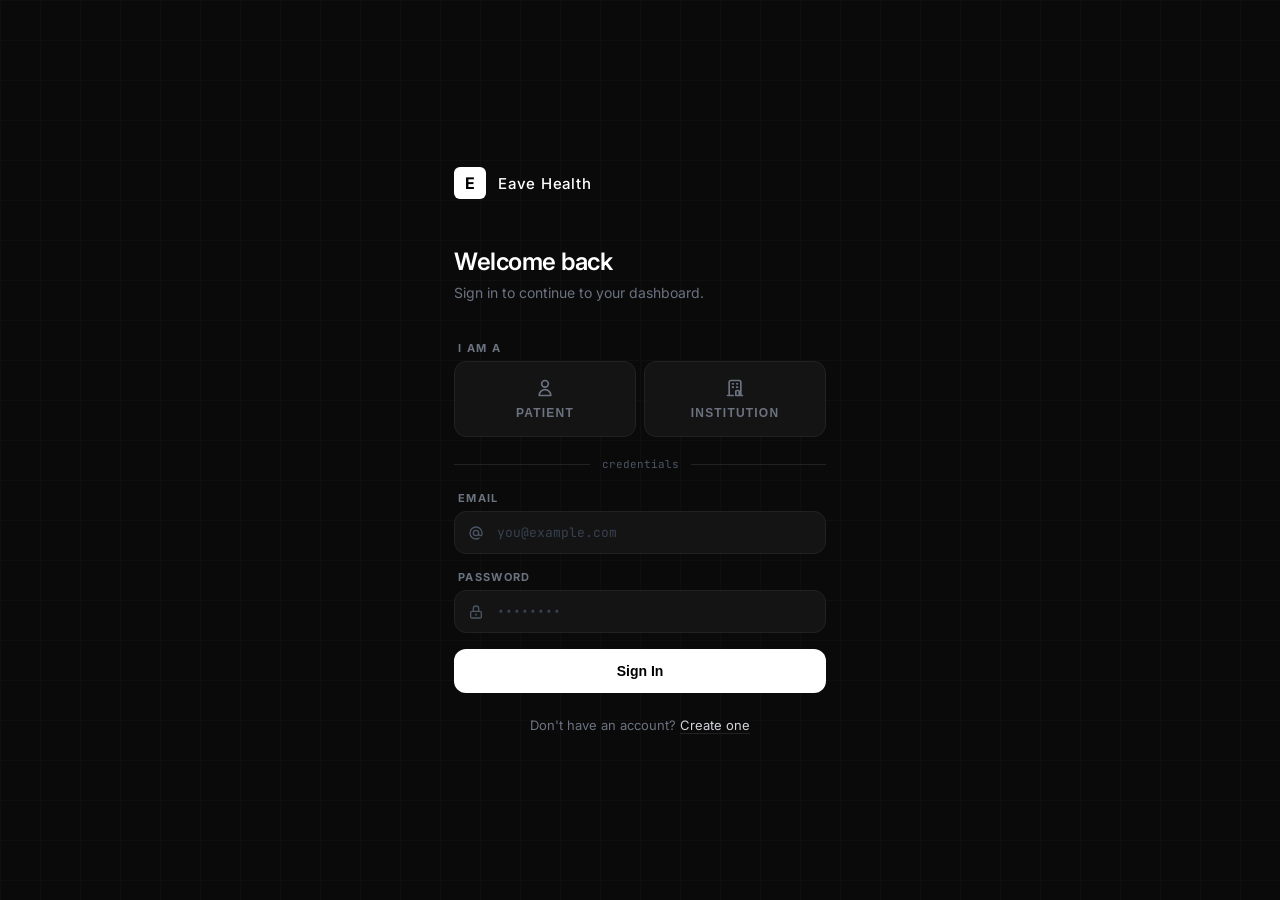
<file: auth/login.html>
<!DOCTYPE html>
<html lang="en">
<head>
  <meta charset="UTF-8" />
  <meta name="viewport" content="width=device-width, initial-scale=1.0" />
  <title>Sign In — Eave Health</title>
  <link rel="stylesheet" href="/shared/theme.css" />
  <style>
    body { overflow: hidden; height: 100vh; display: flex; align-items: center; justify-content: center; }

    .auth-center {
      width: 100%; max-width: 420px;
      padding: 0 24px;
      animation: fadeIn 0.4s cubic-bezier(0.16,1,0.3,1) forwards;
    }

    .auth-brand {
      display: flex; align-items: center; gap: 12px;
      margin-bottom: 48px;
    }
    .auth-brand-icon {
      width: 32px; height: 32px;
      background: white; color: black;
      font-weight: 700; font-size: 16px;
      display: flex; align-items: center; justify-content: center;
      border-radius: 6px;
    }
    .auth-brand span { color: white; font-weight: 500; font-size: 15px; letter-spacing: 0.05em; }

    .auth-heading { margin-bottom: 40px; }
    .auth-heading h1 { font-size: 24px; font-weight: 600; color: white; letter-spacing: -0.02em; margin-bottom: 8px; }
    .auth-heading p { font-size: 14px; color: var(--text-muted); }

    .auth-form { display: flex; flex-direction: column; gap: 16px; }

    .field { display: flex; flex-direction: column; gap: 6px; }
    .field label { font-size: 11px; font-weight: 700; text-transform: uppercase; letter-spacing: 0.12em; color: var(--text-muted); padding-left: 4px; }

    .role-select-group { display: grid; grid-template-columns: 1fr 1fr; gap: 8px; }
    .role-btn {
      display: flex; flex-direction: column; align-items: center; justify-content: center;
      gap: 8px; padding: 16px 12px;
      background: var(--surface-2); border: 1px solid var(--border);
      border-radius: var(--radius-md); cursor: pointer; transition: var(--transition);
      color: var(--text-muted); font-size: 12px; font-weight: 600;
      text-transform: uppercase; letter-spacing: 0.1em;
    }
    .role-btn svg { width: 20px; height: 20px; }
    .role-btn:hover { background: #1a1a1a; border-color: #333; color: #d1d5db; }
    .role-btn.selected { border-color: #555; background: #1e1e1e; color: white; }
    .role-btn.selected svg { color: white; }

    .divider { display: flex; align-items: center; gap: 12px; margin: 4px 0; }
    .divider::before, .divider::after { content: ''; flex: 1; height: 1px; background: var(--border); }
    .divider span { font-size: 11px; color: var(--text-dim); font-family: var(--font-mono); }

    .auth-footer { margin-top: 24px; text-align: center; font-size: 13px; color: var(--text-muted); }
    .auth-footer a { color: var(--text); text-decoration: none; border-bottom: 1px solid var(--border); transition: border-color 0.2s; }
    .auth-footer a:hover { border-color: #555; color: white; }

    .error-msg {
      font-size: 12px; color: #f87171; font-family: var(--font-mono);
      padding: 10px 14px; background: rgba(127,29,29,0.2);
      border: 1px solid rgba(127,29,29,0.4); border-radius: var(--radius-md);
      display: none;
    }
    .error-msg.show { display: block; }

    /* Loading state */
    .btn-primary .btn-text-label { transition: opacity 0.2s; }
    .btn-primary.loading .btn-text-label { opacity: 0; }
    .btn-primary .spinner { display: none; position: absolute; }
    .btn-primary.loading .spinner { display: inline-block; }
    .btn-primary { position: relative; }
  </style>
</head>
<body class="grid-bg">

  <div class="auth-center">

    <div class="auth-brand">
      <div class="auth-brand-icon">E</div>
      <span>Eave Health</span>
    </div>

    <div class="auth-heading">
      <h1>Welcome back</h1>
      <p>Sign in to continue to your dashboard.</p>
    </div>

    <div class="auth-form">

      <!-- Role Selection -->
      <div class="field">
        <label>I am a</label>
        <div class="role-select-group">
          <button class="role-btn" id="role-patient" onclick="selectRole('patient')">
            <svg fill="none" stroke="currentColor" viewBox="0 0 24 24"><path stroke-linecap="round" stroke-linejoin="round" stroke-width="2" d="M16 7a4 4 0 11-8 0 4 4 0 018 0zM12 14a7 7 0 00-7 7h14a7 7 0 00-7-7z"/></svg>
            Patient
          </button>
          <button class="role-btn" id="role-provider" onclick="selectRole('provider')">
            <svg fill="none" stroke="currentColor" viewBox="0 0 24 24"><path stroke-linecap="round" stroke-linejoin="round" stroke-width="2" d="M19 21V5a2 2 0 00-2-2H7a2 2 0 00-2 2v16m14 0h2m-2 0h-5m-9 0H3m2 0h5M9 7h1m-1 4h1m4-4h1m-1 4h1m-2 10v-5a1 1 0 011-1h2a1 1 0 011 1v5m-4 0h4"/></svg>
            Institution
          </button>
        </div>
      </div>

      <div class="divider"><span>credentials</span></div>

      <!-- Email -->
      <div class="field">
        <label>Email</label>
        <div class="input-wrap">
          <svg class="input-icon" fill="none" stroke="currentColor" viewBox="0 0 24 24"><path stroke-linecap="round" stroke-linejoin="round" stroke-width="2" d="M16 12a4 4 0 10-8 0 4 4 0 008 0zm0 0v1.5a2.5 2.5 0 005 0V12a9 9 0 10-9 9m4.5-1.206a8.959 8.959 0 01-4.5 1.207"/></svg>
          <input type="email" id="email-input" class="with-icon" placeholder="you@example.com" autocomplete="email" />
        </div>
      </div>

      <!-- Password -->
      <div class="field">
        <label>Password</label>
        <div class="input-wrap">
          <svg class="input-icon" fill="none" stroke="currentColor" viewBox="0 0 24 24"><path stroke-linecap="round" stroke-linejoin="round" stroke-width="2" d="M12 15v2m-6 4h12a2 2 0 002-2v-6a2 2 0 00-2-2H6a2 2 0 00-2 2v6a2 2 0 002 2zm10-10V7a4 4 0 00-8 0v4h8z"/></svg>
          <input type="password" id="password-input" class="with-icon" placeholder="••••••••" autocomplete="current-password" />
        </div>
      </div>

      <div class="error-msg" id="error-msg">Invalid credentials. Please try again.</div>

      <button class="btn btn-primary btn-full" id="signin-btn" onclick="handleSignIn()">
        <span class="btn-text-label">Sign In</span>
        <span class="spinner"></span>
      </button>

    </div>

    <div class="auth-footer">
      Don't have an account? <a href="/signup">Create one</a>
    </div>

  </div>

  <script src="/shared/api.js"></script>
  <script src="/shared/app.js"></script>
  <script>
    let selectedRole = null;

    function selectRole(role) {
      selectedRole = role;
      document.getElementById('role-patient').classList.toggle('selected', role === 'patient');
      document.getElementById('role-provider').classList.toggle('selected', role === 'provider');
    }

    async function handleSignIn() {
      const email = document.getElementById('email-input').value.trim();
      const password = document.getElementById('password-input').value;
      const errEl = document.getElementById('error-msg');
      const btn = document.getElementById('signin-btn');

      errEl.classList.remove('show');

      if (!selectedRole) {
        errEl.textContent = 'Please select your role to continue.';
        errEl.classList.add('show'); return;
      }
      if (!email || !password) {
        errEl.textContent = 'Email and password are required.';
        errEl.classList.add('show'); return;
      }

      btn.classList.add('loading');
      btn.disabled = true;

      try {
        await EaveAPI.login(email, password, selectedRole);

        if (selectedRole === 'provider') {
          EaveAPI.navigate('/provider');
        } else {
          EaveAPI.navigate('/dashboard');
        }
      } catch (err) {
        btn.classList.remove('loading');
        btn.disabled = false;
        errEl.textContent = err.message || 'Login failed. Please try again.';
        errEl.classList.add('show');
      }
    }

    // Enter key to submit
    document.addEventListener('keydown', e => {
      if (e.key === 'Enter') handleSignIn();
    });
  </script>
</body>
</html>
</file>
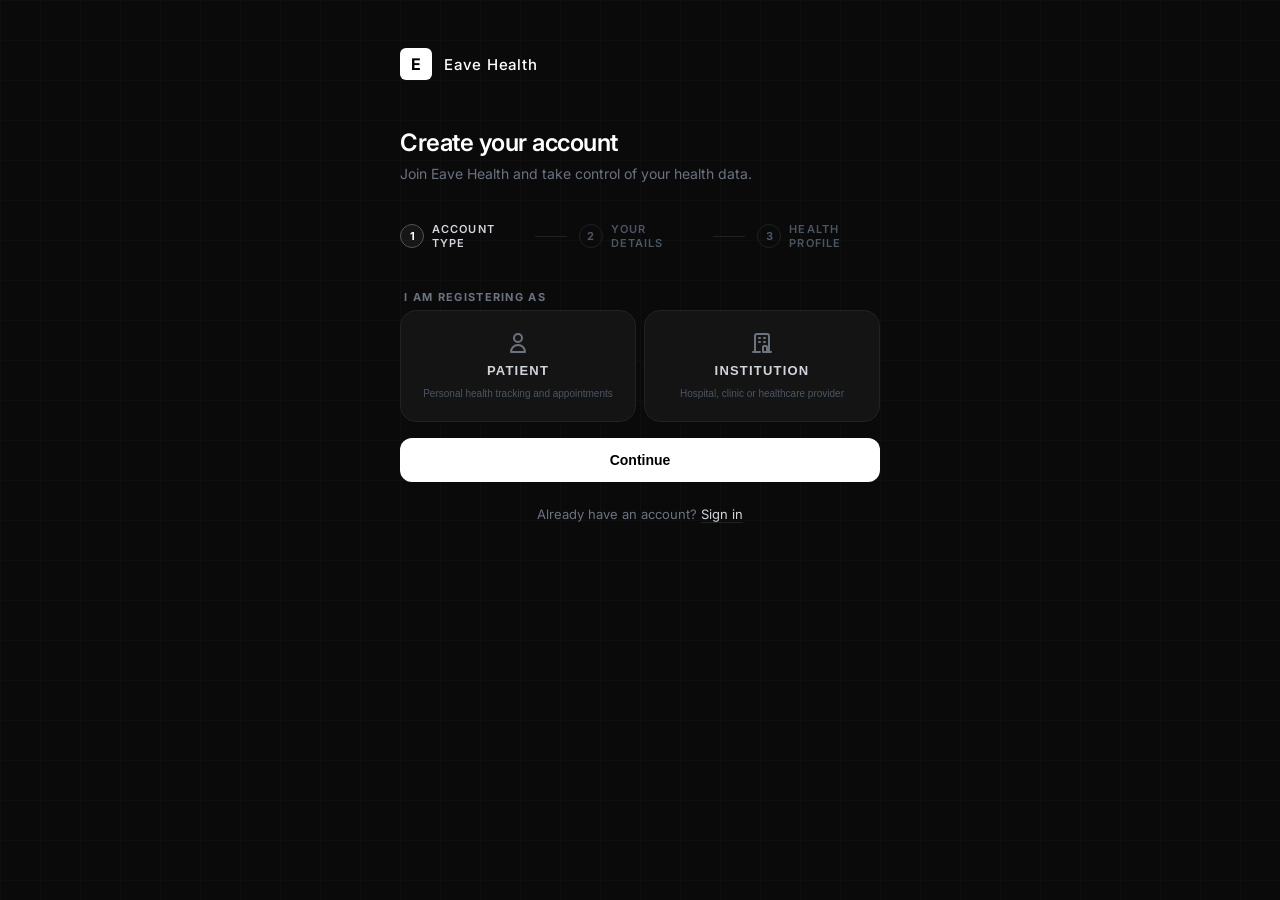
<file: auth/signup.html>
<!DOCTYPE html>
<html lang="en">
<head>
  <meta charset="UTF-8" />
  <meta name="viewport" content="width=device-width, initial-scale=1.0" />
  <title>Create Account — Eave Health</title>
  <link rel="stylesheet" href="/shared/theme.css" />
  <style>
    body { min-height: 100vh; display: flex; align-items: flex-start; justify-content: center; padding: 48px 24px; }

    .auth-center {
      width: 100%; max-width: 480px;
      animation: fadeIn 0.4s cubic-bezier(0.16,1,0.3,1) forwards;
    }

    .auth-brand {
      display: flex; align-items: center; gap: 12px;
      margin-bottom: 48px;
    }
    .auth-brand-icon { width: 32px; height: 32px; background: white; color: black; font-weight: 700; font-size: 16px; display: flex; align-items: center; justify-content: center; border-radius: 6px; }
    .auth-brand span { color: white; font-weight: 500; font-size: 15px; letter-spacing: 0.05em; }

    .auth-heading { margin-bottom: 40px; }
    .auth-heading h1 { font-size: 24px; font-weight: 600; color: white; letter-spacing: -0.02em; margin-bottom: 8px; }
    .auth-heading p { font-size: 14px; color: var(--text-muted); }

    /* Step indicator */
    .steps {
      display: flex; align-items: center; gap: 0;
      margin-bottom: 40px;
    }
    .step-item { display: flex; align-items: center; gap: 8px; flex: 1; }
    .step-num {
      width: 24px; height: 24px; border-radius: 50%;
      border: 1px solid var(--border);
      display: flex; align-items: center; justify-content: center;
      font-size: 11px; font-weight: 700; color: var(--text-dim);
      transition: var(--transition); flex-shrink: 0;
    }
    .step-num.active { border-color: #555; color: white; background: rgba(255,255,255,0.05); }
    .step-num.done { background: white; color: black; border-color: white; }
    .step-label { font-size: 11px; font-weight: 600; color: var(--text-dim); text-transform: uppercase; letter-spacing: 0.1em; transition: color 0.2s; }
    .step-label.active { color: var(--text); }
    .step-connector { flex: 1; height: 1px; background: var(--border); margin: 0 12px; max-width: 32px; }

    /* Form layout */
    .form-step { display: none; flex-direction: column; gap: 16px; }
    .form-step.active { display: flex; }

    .field { display: flex; flex-direction: column; gap: 6px; }
    .field label { font-size: 11px; font-weight: 700; text-transform: uppercase; letter-spacing: 0.12em; color: var(--text-muted); padding-left: 4px; }

    .field-row { display: grid; grid-template-columns: 1fr 1fr; gap: 12px; }

    .role-select-group { display: grid; grid-template-columns: 1fr 1fr; gap: 8px; }
    .role-btn {
      display: flex; flex-direction: column; align-items: center; justify-content: center;
      gap: 8px; padding: 20px 12px;
      background: var(--surface-2); border: 1px solid var(--border);
      border-radius: var(--radius-lg); cursor: pointer; transition: var(--transition);
      color: var(--text-muted); font-size: 12px; font-weight: 600;
      text-transform: uppercase; letter-spacing: 0.1em;
    }
    .role-btn svg { width: 24px; height: 24px; }
    .role-btn .role-title { color: var(--text); font-size: 13px; font-weight: 600; }
    .role-btn .role-desc { font-size: 10px; text-transform: none; letter-spacing: 0; color: var(--text-dim); text-align: center; line-height: 1.5; font-weight: 400; }
    .role-btn:hover { background: #1a1a1a; border-color: #333; }
    .role-btn.selected { border-color: #555; background: #1e1e1e; }
    .role-btn.selected svg { color: white; }
    .role-btn.selected .role-title { color: white; }

    .divider { display: flex; align-items: center; gap: 12px; margin: 4px 0; }
    .divider::before, .divider::after { content: ''; flex: 1; height: 1px; background: var(--border); }
    .divider span { font-size: 11px; color: var(--text-dim); font-family: var(--font-mono); }

    .btn-row { display: flex; gap: 12px; margin-top: 8px; }
    .btn-row .btn { flex: 1; padding: 14px; font-size: 14px; }

    .auth-footer { margin-top: 24px; text-align: center; font-size: 13px; color: var(--text-muted); }
    .auth-footer a { color: var(--text); text-decoration: none; border-bottom: 1px solid var(--border); transition: border-color 0.2s; }
    .auth-footer a:hover { border-color: #555; color: white; }

    .error-msg {
      font-size: 12px; color: #f87171; font-family: var(--font-mono);
      padding: 10px 14px; background: rgba(127,29,29,0.2);
      border: 1px solid rgba(127,29,29,0.4); border-radius: var(--radius-md);
      display: none;
    }
    .error-msg.show { display: block; }

    .hint { font-size: 12px; color: var(--text-dim); padding-left: 4px; }

    select {
      width: 100%;
      background: var(--surface-2); color: var(--text-white);
      border: 1px solid var(--border); border-radius: var(--radius-md);
      font-family: var(--font-mono); font-size: 13px;
      padding: 12px 16px; outline: none; transition: var(--transition);
      cursor: pointer; appearance: none;
    }
    select:focus { border-color: #555; background: #1a1a1a; }
    select option { background: #111; }
  </style>
</head>
<body class="grid-bg">

  <div class="auth-center">

    <div class="auth-brand">
      <div class="auth-brand-icon">E</div>
      <span>Eave Health</span>
    </div>

    <div class="auth-heading">
      <h1>Create your account</h1>
      <p>Join Eave Health and take control of your health data.</p>
    </div>

    <!-- Step Indicator -->
    <div class="steps" id="step-indicator">
      <div class="step-item">
        <div class="step-num active" id="s1">1</div>
        <span class="step-label active" id="sl1">Account type</span>
      </div>
      <div class="step-connector"></div>
      <div class="step-item">
        <div class="step-num" id="s2">2</div>
        <span class="step-label" id="sl2">Your details</span>
      </div>
      <div class="step-connector"></div>
      <div class="step-item">
        <div class="step-num" id="s3">3</div>
        <span class="step-label" id="sl3">Health profile</span>
      </div>
    </div>

    <!-- Step 1: Role -->
    <div class="form-step active" id="step-1">
      <div class="field">
        <label>I am registering as</label>
        <div class="role-select-group">
          <button class="role-btn" id="role-patient" onclick="selectRole('patient')">
            <svg fill="none" stroke="currentColor" viewBox="0 0 24 24"><path stroke-linecap="round" stroke-linejoin="round" stroke-width="2" d="M16 7a4 4 0 11-8 0 4 4 0 018 0zM12 14a7 7 0 00-7 7h14a7 7 0 00-7-7z"/></svg>
            <span class="role-title">Patient</span>
            <span class="role-desc">Personal health tracking and appointments</span>
          </button>
          <button class="role-btn" id="role-institution" onclick="selectRole('institution')">
            <svg fill="none" stroke="currentColor" viewBox="0 0 24 24"><path stroke-linecap="round" stroke-linejoin="round" stroke-width="2" d="M19 21V5a2 2 0 00-2-2H7a2 2 0 00-2 2v16m14 0h2m-2 0h-5m-9 0H3m2 0h5M9 7h1m-1 4h1m4-4h1m-1 4h1m-2 10v-5a1 1 0 011-1h2a1 1 0 011 1v5m-4 0h4"/></svg>
            <span class="role-title">Institution</span>
            <span class="role-desc">Hospital, clinic or healthcare provider</span>
          </button>
        </div>
      </div>
      <div class="error-msg" id="err-1"></div>
      <button class="btn btn-primary btn-full" onclick="goStep(2)">Continue</button>
    </div>

    <!-- Step 2: Basic Details (shared fields, institution-specific shown dynamically) -->
    <div class="form-step" id="step-2">
      <!-- Patient fields -->
      <div id="patient-fields">
        <div class="field-row">
          <div class="field">
            <label>First Name</label>
            <input type="text" id="first-name" placeholder="John" />
          </div>
          <div class="field">
            <label>Last Name</label>
            <input type="text" id="last-name" placeholder="Doe" />
          </div>
        </div>
        <div class="field">
          <label>Date of Birth</label>
          <input type="date" id="dob" />
        </div>
      </div>

      <!-- Institution fields (hidden until institution selected) -->
      <div id="institution-fields" style="display:none; flex-direction:column; gap:16px;">
        <div class="field">
          <label>Institution Name</label>
          <input type="text" id="inst-name" placeholder="Afriglobal Medicare Ltd" />
        </div>
        <div class="field">
          <label>Institution Type</label>
          <select id="inst-type">
            <option value="" disabled selected>Select type</option>
            <option>Hospital</option>
            <option>Clinic</option>
            <option>Diagnostic Centre</option>
            <option>Pharmacy</option>
            <option>Specialist Practice</option>
          </select>
        </div>
        <div class="field">
          <label>Contact Person</label>
          <input type="text" id="inst-contact" placeholder="Dr. Sarah Jenkins" />
        </div>
      </div>

      <div class="divider"><span>login credentials</span></div>

      <div class="field">
        <label>Email</label>
        <div class="input-wrap">
          <svg class="input-icon" fill="none" stroke="currentColor" viewBox="0 0 24 24"><path stroke-linecap="round" stroke-linejoin="round" stroke-width="2" d="M16 12a4 4 0 10-8 0 4 4 0 008 0zm0 0v1.5a2.5 2.5 0 005 0V12a9 9 0 10-9 9m4.5-1.206a8.959 8.959 0 01-4.5 1.207"/></svg>
          <input type="email" id="email" class="with-icon" placeholder="you@example.com" />
        </div>
      </div>
      <div class="field">
        <label>Password</label>
        <div class="input-wrap">
          <svg class="input-icon" fill="none" stroke="currentColor" viewBox="0 0 24 24"><path stroke-linecap="round" stroke-linejoin="round" stroke-width="2" d="M12 15v2m-6 4h12a2 2 0 002-2v-6a2 2 0 00-2-2H6a2 2 0 00-2 2v6a2 2 0 002 2zm10-10V7a4 4 0 00-8 0v4h8z"/></svg>
          <input type="password" id="password" class="with-icon" placeholder="Min. 8 characters" />
        </div>
      </div>

      <div class="error-msg" id="err-2"></div>
      <div class="btn-row">
        <button class="btn btn-ghost" onclick="goStep(1)">Back</button>
        <button class="btn btn-primary" onclick="goStep(3)">Continue</button>
      </div>
    </div>

    <!-- Step 3: Health profile (patients only) / Institution setup -->
    <div class="form-step" id="step-3">

      <!-- Patient health profile -->
      <div id="patient-health" style="display:flex; flex-direction:column; gap:16px;">
        <div class="field-row">
          <div class="field">
            <label>Height</label>
            <div class="input-wrap">
              <input type="number" id="height" placeholder="175" />
            </div>
            <span class="hint">cm</span>
          </div>
          <div class="field">
            <label>Weight</label>
            <div class="input-wrap">
              <input type="number" id="weight" placeholder="70" />
            </div>
            <span class="hint">kg</span>
          </div>
        </div>
        <div class="field">
          <label>Known Allergies</label>
          <input type="text" id="allergies" placeholder="Penicillin, Peanuts... or leave blank" />
        </div>
        <div class="field">
          <label>Medical Conditions</label>
          <input type="text" id="conditions" placeholder="Hypertension, Asthma... or leave blank" />
        </div>
        <div class="field">
          <label>Next of Kin — Name</label>
          <input type="text" id="nok-name" placeholder="Jane Doe" />
        </div>
        <div class="field">
          <label>Next of Kin — Phone</label>
          <input type="tel" id="nok-phone" placeholder="+234 800 000 0000" />
        </div>
      </div>

      <!-- Institution setup (shown instead for institution role) -->
      <div id="institution-setup" style="display:none; flex-direction:column; gap:16px;">
        <div class="field">
          <label>Institution Address</label>
          <textarea id="inst-address" rows="3" placeholder="1 Hospital Road, Victoria Island, Lagos"></textarea>
        </div>
        <div class="field">
          <label>Number of Providers</label>
          <select id="inst-size">
            <option value="" disabled selected>Approximate size</option>
            <option>1–5 providers</option>
            <option>6–20 providers</option>
            <option>21–100 providers</option>
            <option>100+ providers</option>
          </select>
        </div>
      </div>

      <div class="error-msg" id="err-3"></div>
      <div class="btn-row">
        <button class="btn btn-ghost" onclick="goStep(2)">Back</button>
        <button class="btn btn-primary" id="submit-btn" onclick="handleSubmit()">
          <span id="submit-label">Create Account</span>
          <span class="spinner" style="display:none;" id="submit-spinner"></span>
        </button>
      </div>
    </div>

    <div class="auth-footer">
      Already have an account? <a href="/login">Sign in</a>
    </div>

  </div>

  <script src="/shared/api.js"></script>
  <script src="/shared/app.js"></script>
  <script>
    let currentStep = 1;
    let selectedRole = null;

    function selectRole(role) {
      selectedRole = role;
      document.getElementById('role-patient').classList.toggle('selected', role === 'patient');
      document.getElementById('role-institution').classList.toggle('selected', role === 'institution');
    }

    function updateStepUI(step) {
      for (let i = 1; i <= 3; i++) {
        const num = document.getElementById('s' + i);
        const lbl = document.getElementById('sl' + i);
        num.classList.remove('active', 'done');
        lbl.classList.remove('active');
        if (i < step) { num.classList.add('done'); num.textContent = '✓'; }
        else if (i === step) { num.classList.add('active'); lbl.classList.add('active'); if (i > 1) num.textContent = i; }
        else { num.textContent = i; }
      }
    }

    function showStep(step) {
      document.querySelectorAll('.form-step').forEach(el => el.classList.remove('active'));
      document.getElementById('step-' + step).classList.add('active');
      currentStep = step;
      updateStepUI(step);

      if (step === 2) {
        const isInst = selectedRole === 'institution';
        document.getElementById('patient-fields').style.display = isInst ? 'none' : 'flex';
        document.getElementById('institution-fields').style.display = isInst ? 'flex' : 'none';
        if (isInst) {
          document.getElementById('institution-fields').style.flexDirection = 'column';
        }
        document.getElementById('patient-fields').style.flexDirection = 'column';
      }

      if (step === 3) {
        const isInst = selectedRole === 'institution';
        document.getElementById('patient-health').style.display = isInst ? 'none' : 'flex';
        document.getElementById('institution-setup').style.display = isInst ? 'flex' : 'none';
      }
    }

    function showErr(step, msg) {
      const el = document.getElementById('err-' + step);
      el.textContent = msg;
      el.classList.add('show');
    }
    function clearErr(step) {
      document.getElementById('err-' + step).classList.remove('show');
    }

    function goStep(step) {
      clearErr(currentStep);
      if (step === 2 && currentStep === 1) {
        if (!selectedRole) { showErr(1, 'Please select an account type to continue.'); return; }
      }
      if (step === 3 && currentStep === 2) {
        const email = document.getElementById('email').value.trim();
        const pass = document.getElementById('password').value;
        if (!email || !pass) { showErr(2, 'Email and password are required.'); return; }
        if (pass.length < 8) { showErr(2, 'Password must be at least 8 characters.'); return; }
      }
      showStep(step);
    }

    async function handleSubmit() {
      clearErr(3);
      const btn = document.getElementById('submit-btn');
      const label = document.getElementById('submit-label');
      const spinner = document.getElementById('submit-spinner');

      label.style.opacity = '0';
      spinner.style.display = 'inline-block';
      btn.disabled = true;

      try {
        const email = document.getElementById('email').value.trim();
        const password = document.getElementById('password').value;

        if (selectedRole === 'institution') {
          const payload = {
            full_name: document.getElementById('inst-contact').value.trim() || 'Provider',
            email,
            password,
            hospital_name: document.getElementById('inst-name').value.trim() || null,
            specialty: null,
            department: null,
          };
          await EaveAPI.signup(payload, 'provider');
          EaveAPI.navigate('/provider');
        } else {
          const firstName = document.getElementById('first-name').value.trim();
          const lastName  = document.getElementById('last-name').value.trim();
          const dob       = document.getElementById('dob').value;

          if (!firstName || !lastName || !dob) {
            showErr(3, 'Name and date of birth are required.');
            label.style.opacity = '1'; spinner.style.display = 'none'; btn.disabled = false;
            return;
          }

          const payload = {
            full_name: `${firstName} ${lastName}`,
            email,
            password,
            date_of_birth: dob,
            next_of_kin_email: null,
            blood_type: null,
            location: null,
          };
          await EaveAPI.signup(payload, 'patient');
          EaveAPI.navigate('/dashboard');
        }
      } catch (err) {
        label.style.opacity = '1'; spinner.style.display = 'none'; btn.disabled = false;
        showErr(3, err.message || 'Signup failed. Please try again.');
      }
    }
  </script>
</body>
</html>
</file>
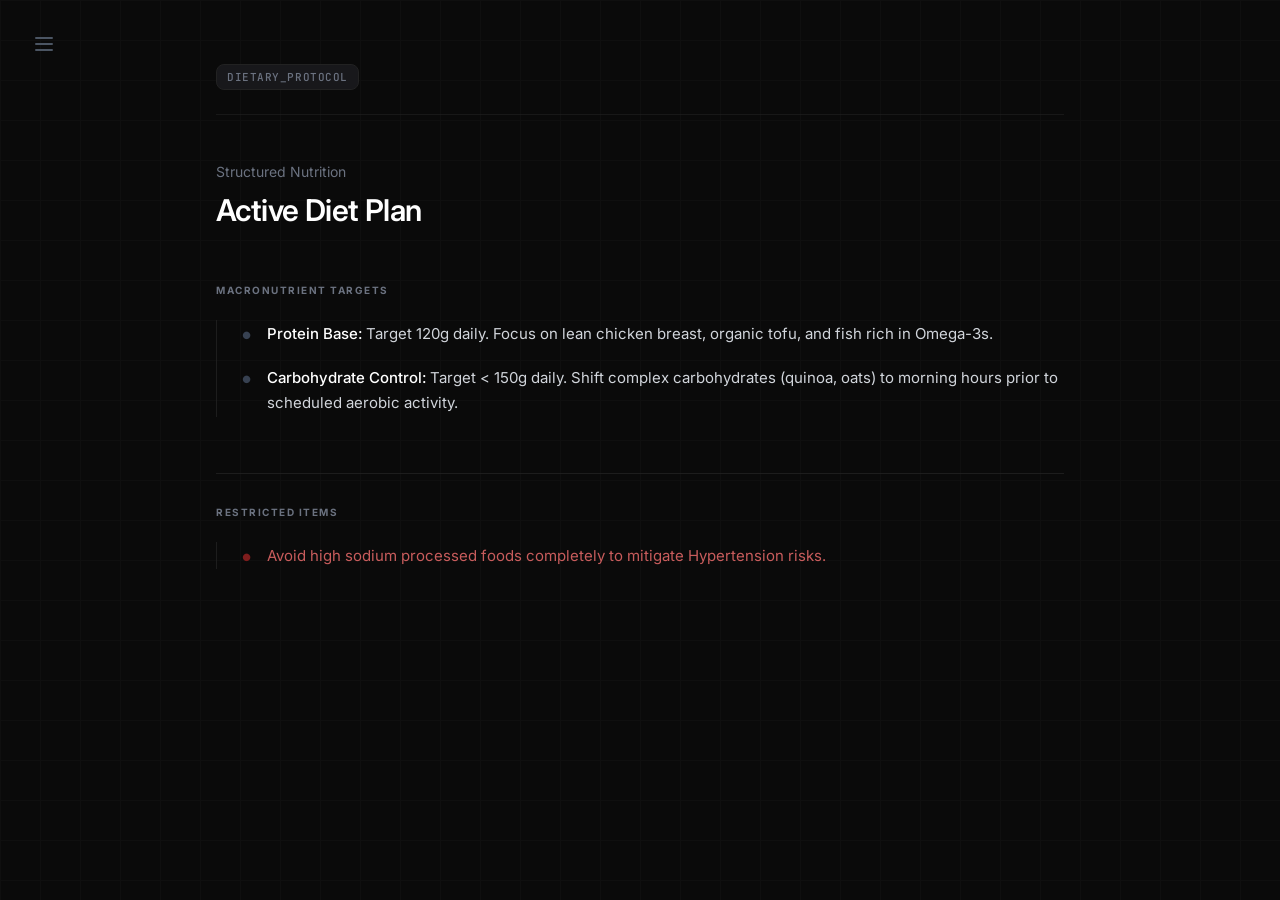
<file: user/diets.html>
<!DOCTYPE html>
<html lang="en">
<head>
  <meta charset="UTF-8" />
  <meta name="viewport" content="width=device-width, initial-scale=1.0" />
  <title>Diet Plans — Eave Health</title>
  <link rel="stylesheet" href="/shared/theme.css" />
</head>
<body>
  <div class="page-wrapper grid-bg">
    <div class="main-content">
      <div class="page-inner fade-in">

        <!-- Action Bar -->
        <div class="action-bar">
          <div class="badge">DIETARY_PROTOCOL</div>
        </div>

        <!-- Header -->
        <div class="page-header">
          <p class="subtitle">Structured Nutrition</p>
          <h1>Active Diet Plan</h1>
        </div>

        <!-- Macronutrient Targets -->
        <div class="section">
          <h2 class="section-title">Macronutrient Targets</h2>
          <ul class="bordered-list" style="list-style:none;">
            <li class="list-item" style="padding:0;">
              <span class="dot">●</span>
              <div class="item-text">
                <strong>Protein Base:</strong> Target 120g daily. Focus on lean chicken breast, organic tofu, and fish rich in Omega-3s.
              </div>
            </li>
            <li class="list-item" style="padding:0;">
              <span class="dot">●</span>
              <div class="item-text">
                <strong>Carbohydrate Control:</strong> Target &lt; 150g daily. Shift complex carbohydrates (quinoa, oats) to morning hours prior to scheduled aerobic activity.
              </div>
            </li>
          </ul>
        </div>

        <!-- Restricted Items -->
        <div class="section">
          <h2 class="section-title with-border">Restricted Items</h2>
          <ul class="bordered-list" style="list-style:none;">
            <li class="list-item" style="padding:0;">
              <span class="dot red">●</span>
              <div class="item-text red-text">
                Avoid high sodium processed foods completely to mitigate Hypertension risks.
              </div>
            </li>
          </ul>
        </div>

      </div>
    </div>
  </div>

  <script src="/shared/nav.js"></script>
  <script>EaveNav.init('diets');</script>
  <script src="/shared/api.js"></script>
  <script src="/shared/app.js"></script>
  <script>EaveApp.init();</script>
</body>
</html>
</file>
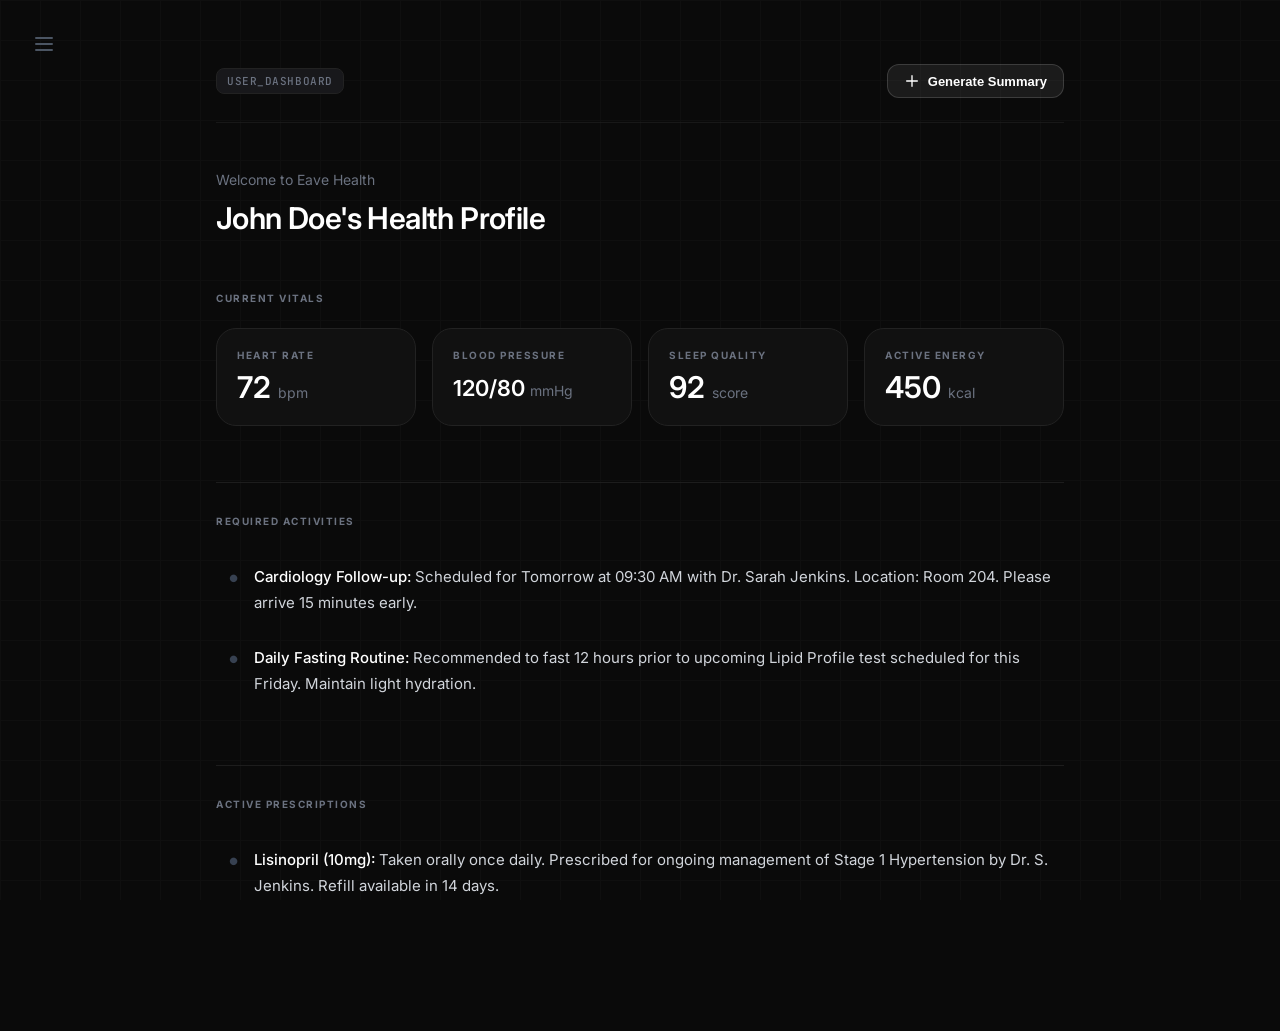
<file: user/home.html>
<!DOCTYPE html>
<html lang="en">
<head>
  <meta charset="UTF-8" />
  <meta name="viewport" content="width=device-width, initial-scale=1.0" />
  <title>Home — Eave Health</title>
  <link rel="stylesheet" href="/shared/theme.css" />
</head>
<body>
  <div class="page-wrapper grid-bg">
    <!-- Nav injected by /shared/nav.js -->
    <div class="main-content">
      <div class="page-inner fade-in">

        <!-- Action Bar -->
        <div class="action-bar">
          <div class="badge">USER_DASHBOARD</div>
          <div class="spacer"></div>
          <button class="btn btn-ghost" onclick="EaveApp.toast('Summary generated and sent to Dr. Jenkins.', 'success')">
            <svg style="width:16px;height:16px;" fill="none" stroke="currentColor" viewBox="0 0 24 24"><path stroke-linecap="round" stroke-linejoin="round" stroke-width="2" d="M12 4v16m8-8H4"/></svg>
            Generate Summary
          </button>
        </div>

        <!-- Header -->
        <div class="page-header">
          <p class="subtitle">Welcome to Eave Health</p>
          <h1>John Doe's Health Profile</h1>
        </div>

        <!-- Sections -->
        <div class="section">
          <h2 class="section-title">Current Vitals</h2>
          <div class="vitals-grid">
            <div class="vital-card">
              <div class="vital-label">Heart Rate</div>
              <div class="vital-value">72 <span class="vital-unit">bpm</span></div>
            </div>
            <div class="vital-card">
              <div class="vital-label">Blood Pressure</div>
              <div class="vital-value" style="font-size:22px;margin-top:14px;">120/80 <span class="vital-unit">mmHg</span></div>
            </div>
            <div class="vital-card">
              <div class="vital-label">Sleep Quality</div>
              <div class="vital-value">92 <span class="vital-unit">score</span></div>
            </div>
            <div class="vital-card">
              <div class="vital-label">Active Energy</div>
              <div class="vital-value">450 <span class="vital-unit">kcal</span></div>
            </div>
          </div>
        </div>

        <div class="section">
          <h2 class="section-title with-border">Required Activities</h2>
          <ul style="list-style:none;display:flex;flex-direction:column;gap:4px;">
            <li class="list-item">
              <span class="dot">●</span>
              <div class="item-text">
                <strong>Cardiology Follow-up:</strong> Scheduled for Tomorrow at 09:30 AM with Dr. Sarah Jenkins. Location: Room 204. Please arrive 15 minutes early.
              </div>
            </li>
            <li class="list-item">
              <span class="dot">●</span>
              <div class="item-text">
                <strong>Daily Fasting Routine:</strong> Recommended to fast 12 hours prior to upcoming Lipid Profile test scheduled for this Friday. Maintain light hydration.
              </div>
            </li>
          </ul>
        </div>

        <div class="section">
          <h2 class="section-title with-border">Active Prescriptions</h2>
          <ul style="list-style:none;display:flex;flex-direction:column;gap:4px;">
            <li class="list-item">
              <span class="dot">●</span>
              <div class="item-text">
                <strong>Lisinopril (10mg):</strong> Taken orally once daily. Prescribed for ongoing management of Stage 1 Hypertension by Dr. S. Jenkins. Refill available in 14 days.
              </div>
            </li>
          </ul>
        </div>

      </div>
    </div>
  </div>

  <script src="/shared/nav.js"></script>
  <script>EaveNav.init('home');</script>
  <script src="/shared/api.js"></script>
  <script src="/shared/app.js"></script>
  <script>EaveApp.init();</script>
</body>
</html>
</file>
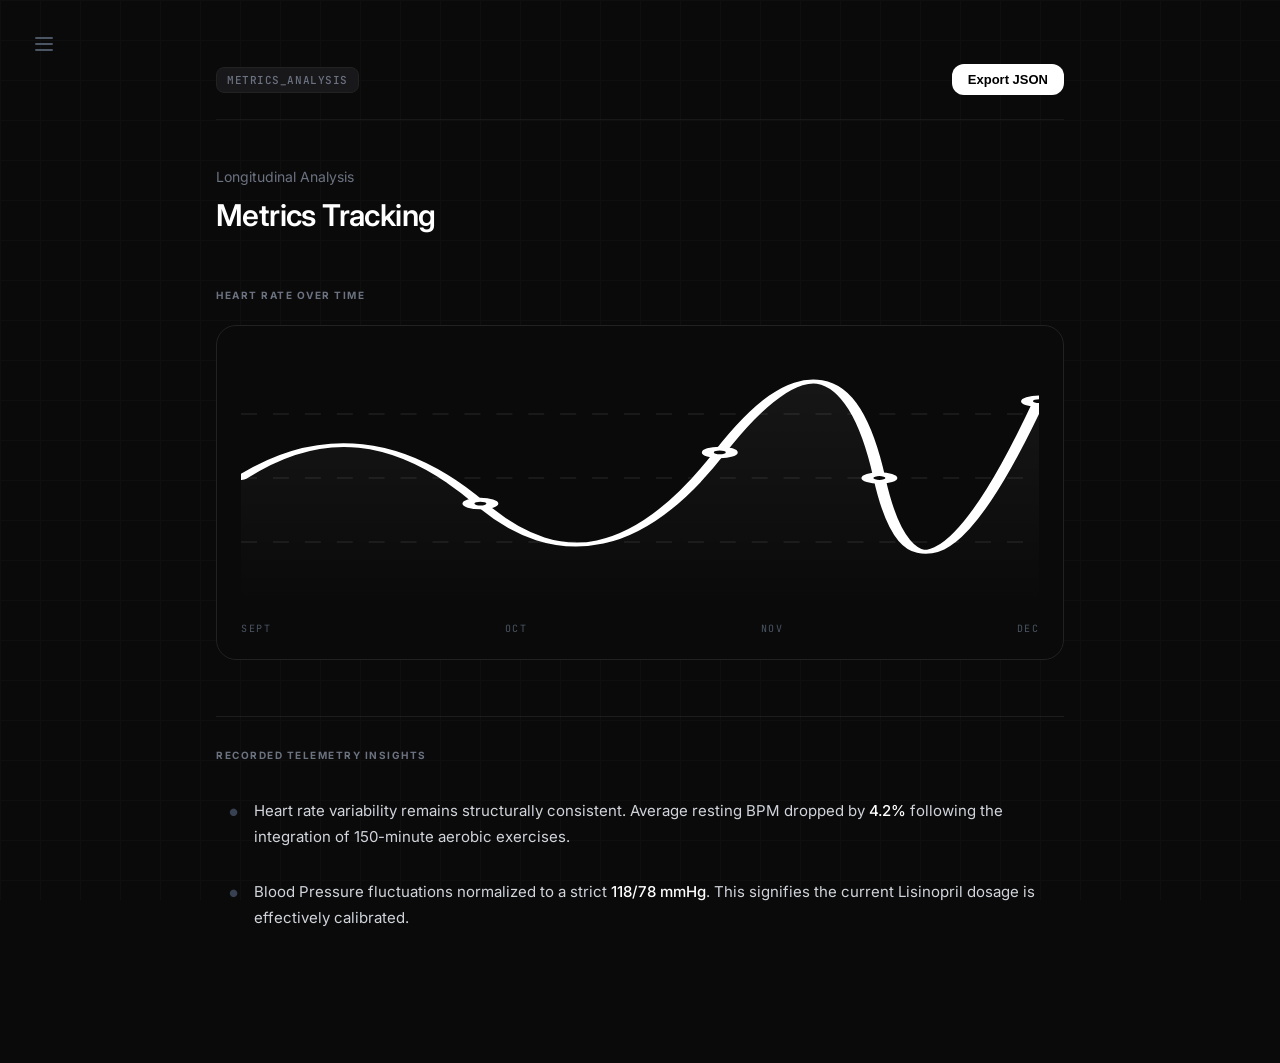
<file: user/metrics.html>
<!DOCTYPE html>
<html lang="en">
<head>
  <meta charset="UTF-8" />
  <meta name="viewport" content="width=device-width, initial-scale=1.0" />
  <title>Metrics — Eave Health</title>
  <link rel="stylesheet" href="/shared/theme.css" />
  <style>
    .chart-container {
      width: 100%;
      background: var(--bg);
      border: 1px solid var(--border);
      border-radius: var(--radius-xl);
      padding: 24px;
      position: relative;
      overflow: hidden;
    }
    .chart-svg-wrap { height: 256px; width: 100%; position: relative; }
    .chart-legend {
      display: flex;
      justify-content: space-between;
      align-items: center;
      margin-top: 16px;
      font-size: 10px;
      font-family: var(--font-mono);
      color: var(--text-dim);
      text-transform: uppercase;
      letter-spacing: 0.15em;
    }
  </style>
</head>
<body>
  <div class="page-wrapper grid-bg">
    <div class="main-content">
      <div class="page-inner fade-in">

        <!-- Action Bar -->
        <div class="action-bar">
          <div class="badge">METRICS_ANALYSIS</div>
          <div class="spacer"></div>
          <button class="btn btn-primary" onclick="EaveApp.toast('metrics-export.json downloaded.', 'success')">Export JSON</button>
        </div>

        <!-- Header -->
        <div class="page-header">
          <p class="subtitle">Longitudinal Analysis</p>
          <h1>Metrics Tracking</h1>
        </div>

        <!-- Chart -->
        <div class="section">
          <h2 class="section-title">Heart Rate Over Time</h2>
          <div class="chart-container">
            <div class="chart-svg-wrap">
              <svg width="100%" height="100%" viewBox="0 0 100 100" preserveAspectRatio="none">
                <!-- Grid lines -->
                <line x1="0" y1="25" x2="100" y2="25" stroke="#1f1f1f" stroke-width="0.5" stroke-dasharray="2,2"/>
                <line x1="0" y1="50" x2="100" y2="50" stroke="#1f1f1f" stroke-width="0.5" stroke-dasharray="2,2"/>
                <line x1="0" y1="75" x2="100" y2="75" stroke="#1f1f1f" stroke-width="0.5" stroke-dasharray="2,2"/>
                <!-- Fill gradient -->
                <defs>
                  <linearGradient id="fillGrad" x1="0" y1="0" x2="0" y2="1">
                    <stop offset="0%" stop-color="white" stop-opacity="0.05"/>
                    <stop offset="100%" stop-color="white" stop-opacity="0"/>
                  </linearGradient>
                </defs>
                <path d="M 0 50 Q 15 20, 30 60 T 60 40 T 80 50 T 100 20 L 100 100 L 0 100 Z"
                      fill="url(#fillGrad)"/>
                <!-- Line -->
                <path d="M 0 50 Q 15 20, 30 60 T 60 40 T 80 50 T 100 20"
                      fill="none" stroke="white" stroke-width="1.5"
                      stroke-linecap="round" stroke-linejoin="round"/>
                <!-- Data points -->
                <circle cx="30" cy="60" r="1.5" fill="#0a0a0a" stroke="white" stroke-width="1.5"/>
                <circle cx="60" cy="40" r="1.5" fill="#0a0a0a" stroke="white" stroke-width="1.5"/>
                <circle cx="80" cy="50" r="1.5" fill="#0a0a0a" stroke="white" stroke-width="1.5"/>
                <circle cx="100" cy="20" r="1.5" fill="#0a0a0a" stroke="white" stroke-width="1.5"/>
              </svg>
            </div>
            <div class="chart-legend">
              <span>Sept</span><span>Oct</span><span>Nov</span><span>Dec</span>
            </div>
          </div>
        </div>

        <!-- Insights -->
        <div class="section">
          <h2 class="section-title with-border">Recorded Telemetry Insights</h2>
          <ul style="list-style:none;display:flex;flex-direction:column;gap:4px;">
            <li class="list-item">
              <span class="dot">●</span>
              <div class="item-text">
                Heart rate variability remains structurally consistent. Average resting BPM dropped by <strong>4.2%</strong> following the integration of 150-minute aerobic exercises.
              </div>
            </li>
            <li class="list-item">
              <span class="dot">●</span>
              <div class="item-text">
                Blood Pressure fluctuations normalized to a strict <strong>118/78 mmHg</strong>. This signifies the current Lisinopril dosage is effectively calibrated.
              </div>
            </li>
          </ul>
        </div>

      </div>
    </div>
  </div>

  <script src="/shared/nav.js"></script>
  <script>EaveNav.init('metrics');</script>
  <script src="/shared/api.js"></script>
  <script src="/shared/app.js"></script>
  <script>EaveApp.init();</script>
</body>
</html>
</file>
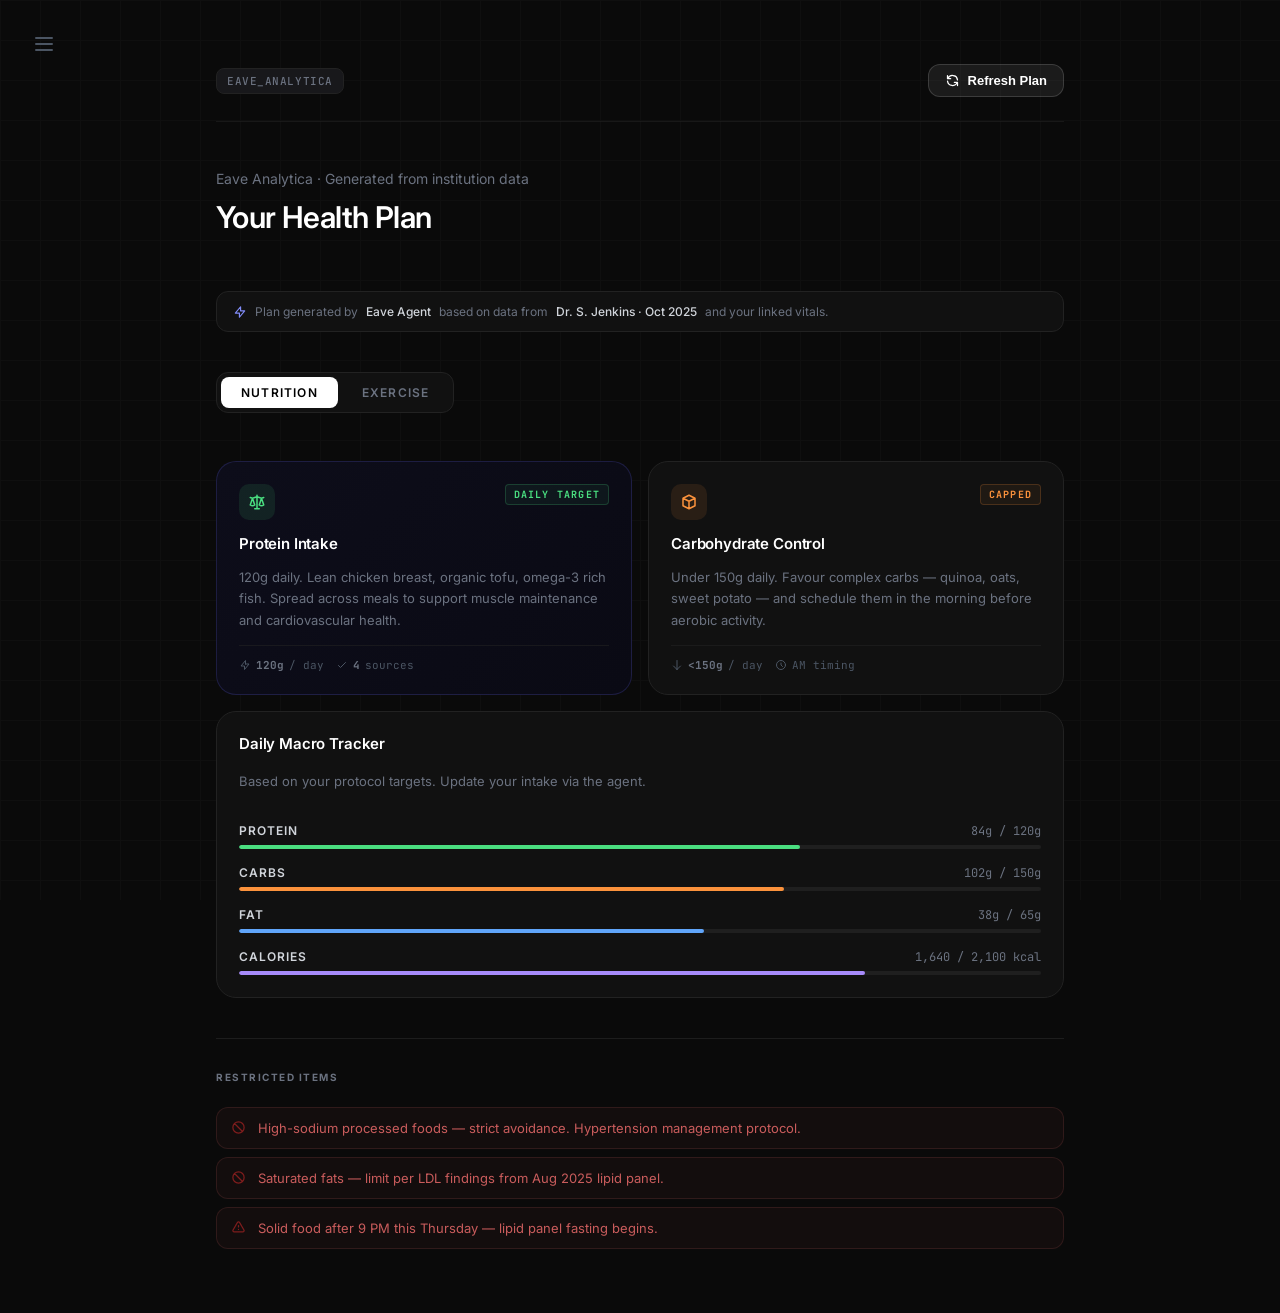
<file: user/recommendations.html>
<!DOCTYPE html>
<html lang="en">
<head>
  <meta charset="UTF-8" />
  <meta name="viewport" content="width=device-width, initial-scale=1.0" />
  <title>Recommendations — Eave Health</title>
  <link rel="stylesheet" href="/shared/theme.css" />
  <style>

    /* ── Tab switcher ── */
    .tab-row {
      display: flex;
      gap: 4px;
      background: var(--surface);
      border: 1px solid var(--border);
      border-radius: var(--radius-md);
      padding: 4px;
      width: fit-content;
      margin-bottom: 48px;
    }
    .tab-btn {
      padding: 8px 20px;
      border-radius: 8px;
      font-size: 12px; font-weight: 600; text-transform: uppercase;
      letter-spacing: 0.1em; color: var(--text-muted);
      background: transparent; border: none; cursor: pointer;
      transition: all 0.2s; font-family: var(--font-sans);
    }
    .tab-btn.active {
      background: white; color: black;
    }

    /* ── Panel show/hide ── */
    .panel { display: none; }
    .panel.active { display: block; animation: fadeIn 0.3s ease forwards; }

    /* ── Recommendation cards ── */
    .rec-grid {
      display: grid;
      grid-template-columns: 1fr 1fr;
      gap: 16px;
      margin-bottom: 40px;
    }

    .rec-card {
      background: var(--surface);
      border: 1px solid var(--border);
      border-radius: var(--radius-xl);
      padding: 22px;
      display: flex;
      flex-direction: column;
      gap: 14px;
      transition: border-color 0.2s;
    }
    .rec-card:hover { border-color: #2a2a2a; }
    .rec-card.accent {
      background: linear-gradient(135deg, #0d0d1a 0%, #0a0a14 100%);
      border-color: rgba(99,102,241,0.2);
    }
    .rec-card.accent:hover { border-color: rgba(99,102,241,0.4); }

    .rec-card-header { display: flex; align-items: flex-start; justify-content: space-between; gap: 12px; }
    .rec-card-icon {
      width: 36px; height: 36px; border-radius: 10px;
      display: flex; align-items: center; justify-content: center;
      flex-shrink: 0;
    }
    .rec-card-icon svg { width: 18px; height: 18px; }
    .rec-card-tag {
      font-size: 10px; font-weight: 700; text-transform: uppercase;
      letter-spacing: 0.12em; font-family: var(--font-mono);
      padding: 3px 8px; border-radius: 4px; border: 1px solid;
    }

    .rec-card-title { font-size: 15px; font-weight: 600; color: white; letter-spacing: -0.01em; }
    .rec-card-desc { font-size: 13px; color: var(--text-muted); line-height: 1.65; }

    .rec-card-meta {
      display: flex; gap: 12px;
      padding-top: 12px;
      border-top: 1px solid rgba(34,34,34,0.6);
    }
    .rec-meta-item {
      display: flex; align-items: center; gap: 5px;
      font-size: 11px; color: var(--text-dim);
      font-family: var(--font-mono);
    }
    .rec-meta-item svg { width: 12px; height: 12px; }
    .rec-meta-item strong { color: var(--text-muted); }

    /* ── Wide card ── */
    .rec-card.wide { grid-column: 1 / -1; }

    /* ── Macro targets ── */
    .macro-track { display: flex; flex-direction: column; gap: 16px; }
    .macro-row { display: flex; flex-direction: column; gap: 6px; }
    .macro-head { display: flex; justify-content: space-between; align-items: center; }
    .macro-name { font-size: 12px; font-weight: 600; color: var(--text); text-transform: uppercase; letter-spacing: 0.08em; }
    .macro-val { font-size: 12px; color: var(--text-muted); font-family: var(--font-mono); }
    .macro-bar-bg {
      height: 4px; background: rgba(255,255,255,0.06); border-radius: 2px; overflow: hidden;
    }
    .macro-bar-fill { height: 100%; border-radius: 2px; transition: width 0.8s cubic-bezier(0.16,1,0.3,1); }

    /* ── Weekly schedule grid ── */
    .week-grid {
      display: grid;
      grid-template-columns: repeat(7, 1fr);
      gap: 8px;
    }
    .day-col { display: flex; flex-direction: column; gap: 6px; align-items: center; }
    .day-label { font-size: 10px; font-weight: 700; text-transform: uppercase; letter-spacing: 0.1em; color: var(--text-dim); }
    .day-block {
      width: 100%; aspect-ratio: 1;
      border-radius: 8px;
      display: flex; flex-direction: column; align-items: center; justify-content: center;
      gap: 3px; font-size: 10px; font-weight: 600; text-transform: uppercase;
      letter-spacing: 0.05em;
      border: 1px solid var(--border);
      cursor: default; transition: border-color 0.2s;
    }
    .day-block svg { width: 14px; height: 14px; }
    .day-block:hover { border-color: #333; }
    .day-block.rest { background: var(--surface); color: var(--text-dim); }
    .day-block.cardio { background: rgba(248,113,113,0.08); border-color: rgba(248,113,113,0.2); color: #f87171; }
    .day-block.strength { background: rgba(96,165,250,0.08); border-color: rgba(96,165,250,0.2); color: #60a5fa; }
    .day-block.active { background: rgba(74,222,128,0.08); border-color: rgba(74,222,128,0.2); color: #4ade80; }
    .day-block.today { box-shadow: 0 0 0 1px rgba(255,255,255,0.15); }

    /* ── Restricted list ── */
    .restrict-list { display: flex; flex-direction: column; gap: 8px; }
    .restrict-item {
      display: flex; align-items: center; gap: 12px;
      padding: 12px 14px;
      background: rgba(248,113,113,0.04);
      border: 1px solid rgba(248,113,113,0.12);
      border-radius: var(--radius-md);
      font-size: 13px; color: rgba(248,113,113,0.8);
    }
    .restrict-item svg { width: 15px; height: 15px; color: #7f1d1d; flex-shrink: 0; }

    /* ── Generated by badge ── */
    .gen-by {
      display: flex; align-items: center; gap: 8px;
      padding: 12px 16px;
      background: var(--surface);
      border: 1px solid var(--border);
      border-radius: var(--radius-md);
      font-size: 12px; color: var(--text-muted);
      margin-bottom: 40px;
    }
    .gen-by svg { width: 14px; height: 14px; color: #818cf8; flex-shrink: 0; }
    .gen-by strong { color: var(--text); font-weight: 500; }

    @media (max-width: 600px) {
      .rec-grid { grid-template-columns: 1fr; }
      .rec-card.wide { grid-column: 1; }
      .week-grid { grid-template-columns: repeat(4, 1fr); }
    }
  </style>
</head>
<body>
  <div class="page-wrapper grid-bg">
    <div class="main-content">
      <div class="page-inner fade-in">

        <!-- Action Bar -->
        <div class="action-bar">
          <div class="badge">EAVE_ANALYTICA</div>
          <div class="spacer"></div>
          <button class="btn btn-ghost" onclick="EaveApp.toast('Plan refreshed from latest appointment data.', 'success')">
            <svg style="width:15px;height:15px;" fill="none" stroke="currentColor" viewBox="0 0 24 24"><path stroke-linecap="round" stroke-linejoin="round" stroke-width="2" d="M4 4v5h.582m15.356 2A8.001 8.001 0 004.582 9m0 0H9m11 11v-5h-.581m0 0a8.003 8.003 0 01-15.357-2m15.357 2H15"/></svg>
            Refresh Plan
          </button>
        </div>

        <!-- Header -->
        <div class="page-header">
          <p class="subtitle">Eave Analytica · Generated from institution data</p>
          <h1>Your Health Plan</h1>
        </div>

        <!-- Generated by -->
        <div class="gen-by">
          <svg fill="none" stroke="currentColor" viewBox="0 0 24 24"><path stroke-linecap="round" stroke-linejoin="round" stroke-width="2" d="M13 10V3L4 14h7v7l9-11h-7z"/></svg>
          Plan generated by <strong>Eave Agent</strong> based on data from <strong>Dr. S. Jenkins · Oct 2025</strong> and your linked vitals.
        </div>

        <!-- Tab Switcher -->
        <div class="tab-row">
          <button class="tab-btn active" onclick="switchTab('diet', this)">Nutrition</button>
          <button class="tab-btn" onclick="switchTab('exercise', this)">Exercise</button>
        </div>

        <!-- Diet Panel -->
        <div class="panel active" id="panel-diet">

          <div class="rec-grid">

            <!-- Protein -->
            <div class="rec-card accent">
              <div class="rec-card-header">
                <div class="rec-card-icon" style="background:rgba(74,222,128,0.1);">
                  <svg fill="none" stroke="#4ade80" viewBox="0 0 24 24"><path stroke-linecap="round" stroke-linejoin="round" stroke-width="2" d="M3 6l3 1m0 0l-3 9a5.002 5.002 0 006.001 0M6 7l3 9M6 7l6-2m6 2l3-1m-3 1l-3 9a5.002 5.002 0 006.001 0M18 7l3 9m-3-9l-6-2m0-2v2m0 16V5m0 16H9m3 0h3"/></svg>
                </div>
                <span class="rec-card-tag" style="color:#4ade80;border-color:rgba(74,222,128,0.2);background:rgba(74,222,128,0.06);">Daily Target</span>
              </div>
              <div class="rec-card-title">Protein Intake</div>
              <div class="rec-card-desc">120g daily. Lean chicken breast, organic tofu, omega-3 rich fish. Spread across meals to support muscle maintenance and cardiovascular health.</div>
              <div class="rec-card-meta">
                <div class="rec-meta-item">
                  <svg fill="none" stroke="currentColor" viewBox="0 0 24 24"><path stroke-linecap="round" stroke-linejoin="round" stroke-width="2" d="M13 10V3L4 14h7v7l9-11h-7z"/></svg>
                  <strong>120g</strong> / day
                </div>
                <div class="rec-meta-item">
                  <svg fill="none" stroke="currentColor" viewBox="0 0 24 24"><path stroke-linecap="round" stroke-linejoin="round" stroke-width="2" d="M5 13l4 4L19 7"/></svg>
                  <strong>4</strong> sources
                </div>
              </div>
            </div>

            <!-- Carbohydrates -->
            <div class="rec-card">
              <div class="rec-card-header">
                <div class="rec-card-icon" style="background:rgba(251,146,60,0.1);">
                  <svg fill="none" stroke="#fb923c" viewBox="0 0 24 24"><path stroke-linecap="round" stroke-linejoin="round" stroke-width="2" d="M20 7l-8-4-8 4m16 0l-8 4m8-4v10l-8 4m0-10L4 7m8 4v10M4 7v10l8 4"/></svg>
                </div>
                <span class="rec-card-tag" style="color:#fb923c;border-color:rgba(251,146,60,0.2);background:rgba(251,146,60,0.06);">Capped</span>
              </div>
              <div class="rec-card-title">Carbohydrate Control</div>
              <div class="rec-card-desc">Under 150g daily. Favour complex carbs — quinoa, oats, sweet potato — and schedule them in the morning before aerobic activity.</div>
              <div class="rec-card-meta">
                <div class="rec-meta-item">
                  <svg fill="none" stroke="currentColor" viewBox="0 0 24 24"><path stroke-linecap="round" stroke-linejoin="round" stroke-width="2" d="M19 14l-7 7m0 0l-7-7m7 7V3"/></svg>
                  <strong>&lt;150g</strong> / day
                </div>
                <div class="rec-meta-item">
                  <svg fill="none" stroke="currentColor" viewBox="0 0 24 24"><path stroke-linecap="round" stroke-linejoin="round" stroke-width="2" d="M12 8v4l3 3m6-3a9 9 0 11-18 0 9 9 0 0118 0z"/></svg>
                  AM timing
                </div>
              </div>
            </div>

            <!-- Macro tracker (wide) -->
            <div class="rec-card wide">
              <div class="rec-card-title" style="margin-bottom:4px;">Daily Macro Tracker</div>
              <div class="rec-card-desc" style="margin-bottom:16px;">Based on your protocol targets. Update your intake via the agent.</div>
              <div class="macro-track">
                <div class="macro-row">
                  <div class="macro-head">
                    <span class="macro-name">Protein</span>
                    <span class="macro-val">84g / 120g</span>
                  </div>
                  <div class="macro-bar-bg"><div class="macro-bar-fill" style="width:70%;background:#4ade80;"></div></div>
                </div>
                <div class="macro-row">
                  <div class="macro-head">
                    <span class="macro-name">Carbs</span>
                    <span class="macro-val">102g / 150g</span>
                  </div>
                  <div class="macro-bar-bg"><div class="macro-bar-fill" style="width:68%;background:#fb923c;"></div></div>
                </div>
                <div class="macro-row">
                  <div class="macro-head">
                    <span class="macro-name">Fat</span>
                    <span class="macro-val">38g / 65g</span>
                  </div>
                  <div class="macro-bar-bg"><div class="macro-bar-fill" style="width:58%;background:#60a5fa;"></div></div>
                </div>
                <div class="macro-row">
                  <div class="macro-head">
                    <span class="macro-name">Calories</span>
                    <span class="macro-val">1,640 / 2,100 kcal</span>
                  </div>
                  <div class="macro-bar-bg"><div class="macro-bar-fill" style="width:78%;background:#a78bfa;"></div></div>
                </div>
              </div>
            </div>

          </div>

          <!-- Restricted Items -->
          <h2 class="section-title with-border">Restricted Items</h2>
          <div class="restrict-list" style="margin-top:20px;">
            <div class="restrict-item">
              <svg fill="none" stroke="currentColor" viewBox="0 0 24 24"><path stroke-linecap="round" stroke-linejoin="round" stroke-width="2" d="M18.364 18.364A9 9 0 005.636 5.636m12.728 12.728A9 9 0 015.636 5.636m12.728 12.728L5.636 5.636"/></svg>
              High-sodium processed foods — strict avoidance. Hypertension management protocol.
            </div>
            <div class="restrict-item">
              <svg fill="none" stroke="currentColor" viewBox="0 0 24 24"><path stroke-linecap="round" stroke-linejoin="round" stroke-width="2" d="M18.364 18.364A9 9 0 005.636 5.636m12.728 12.728A9 9 0 015.636 5.636m12.728 12.728L5.636 5.636"/></svg>
              Saturated fats — limit per LDL findings from Aug 2025 lipid panel.
            </div>
            <div class="restrict-item">
              <svg fill="none" stroke="currentColor" viewBox="0 0 24 24"><path stroke-linecap="round" stroke-linejoin="round" stroke-width="2" d="M12 9v2m0 4h.01m-6.938 4h13.856c1.54 0 2.502-1.667 1.732-3L13.732 4c-.77-1.333-2.694-1.333-3.464 0L3.34 16c-.77 1.333.192 3 1.732 3z"/></svg>
              Solid food after 9 PM this Thursday — lipid panel fasting begins.
            </div>
          </div>

        </div>

        <!-- Exercise Panel -->
        <div class="panel" id="panel-exercise">

          <!-- Weekly Schedule -->
          <div class="section">
            <h2 class="section-title">Weekly Schedule</h2>
            <div class="rec-card" style="margin-bottom:0;">
              <div class="week-grid" id="week-grid">
                <!-- Populated by JS -->
              </div>
              <div style="display:flex;gap:16px;margin-top:16px;flex-wrap:wrap;">
                <div class="rec-meta-item"><span style="display:inline-block;width:8px;height:8px;border-radius:2px;background:#f87171;margin-right:4px;"></span>Cardio</div>
                <div class="rec-meta-item"><span style="display:inline-block;width:8px;height:8px;border-radius:2px;background:#60a5fa;margin-right:4px;"></span>Strength</div>
                <div class="rec-meta-item"><span style="display:inline-block;width:8px;height:8px;border-radius:2px;background:#4ade80;margin-right:4px;"></span>Active Rest</div>
                <div class="rec-meta-item"><span style="display:inline-block;width:8px;height:8px;border-radius:2px;background:#374151;margin-right:4px;"></span>Rest</div>
              </div>
            </div>
          </div>

          <div class="rec-grid" style="margin-top:32px;">

            <div class="rec-card">
              <div class="rec-card-header">
                <div class="rec-card-icon" style="background:rgba(248,113,113,0.1);">
                  <svg fill="none" stroke="#f87171" viewBox="0 0 24 24"><path stroke-linecap="round" stroke-linejoin="round" stroke-width="2" d="M13 10V3L4 14h7v7l9-11h-7z"/></svg>
                </div>
                <span class="rec-card-tag" style="color:#f87171;border-color:rgba(248,113,113,0.2);background:rgba(248,113,113,0.06);">Cardio</span>
              </div>
              <div class="rec-card-title">Aerobic Sessions</div>
              <div class="rec-card-desc">150 min/week moderate aerobic activity. Brisk walking, cycling, or swimming. Dr. Jenkins recommended increase from Oct 2025 follow-up.</div>
              <div class="rec-card-meta">
                <div class="rec-meta-item">
                  <svg fill="none" stroke="currentColor" viewBox="0 0 24 24"><path stroke-linecap="round" stroke-linejoin="round" stroke-width="2" d="M12 8v4l3 3m6-3a9 9 0 11-18 0 9 9 0 0118 0z"/></svg>
                  <strong>30 min</strong> × 5 days
                </div>
                <div class="rec-meta-item">
                  <svg fill="none" stroke="currentColor" viewBox="0 0 24 24"><path stroke-linecap="round" stroke-linejoin="round" stroke-width="2" d="M13 10V3L4 14h7v7l9-11h-7z"/></svg>
                  Moderate
                </div>
              </div>
            </div>

            <div class="rec-card">
              <div class="rec-card-header">
                <div class="rec-card-icon" style="background:rgba(96,165,250,0.1);">
                  <svg fill="none" stroke="#60a5fa" viewBox="0 0 24 24"><path stroke-linecap="round" stroke-linejoin="round" stroke-width="2" d="M9 19v-6a2 2 0 00-2-2H5a2 2 0 00-2 2v6a2 2 0 002 2h2a2 2 0 002-2zm0 0V9a2 2 0 012-2h2a2 2 0 012 2v10m-6 0a2 2 0 002 2h2a2 2 0 002-2m0 0V5a2 2 0 012-2h2a2 2 0 012 2v14a2 2 0 01-2 2h-2a2 2 0 01-2-2z"/></svg>
                </div>
                <span class="rec-card-tag" style="color:#60a5fa;border-color:rgba(96,165,250,0.2);background:rgba(96,165,250,0.06);">Strength</span>
              </div>
              <div class="rec-card-title">Resistance Training</div>
              <div class="rec-card-desc">2 sessions/week. Light-to-moderate resistance. Focus on compound movements. Avoid breath-holding during exertion — important with Hypertension.</div>
              <div class="rec-card-meta">
                <div class="rec-meta-item">
                  <svg fill="none" stroke="currentColor" viewBox="0 0 24 24"><path stroke-linecap="round" stroke-linejoin="round" stroke-width="2" d="M12 8v4l3 3m6-3a9 9 0 11-18 0 9 9 0 0118 0z"/></svg>
                  <strong>45 min</strong> × 2 days
                </div>
                <div class="rec-meta-item">
                  <svg fill="none" stroke="currentColor" viewBox="0 0 24 24"><path stroke-linecap="round" stroke-linejoin="round" stroke-width="2" d="M12 9v2m0 4h.01M12 5a7 7 0 100 14 7 7 0 000-14z"/></svg>
                  Low impact
                </div>
              </div>
            </div>

            <div class="rec-card wide">
              <div class="rec-card-header">
                <div class="rec-card-icon" style="background:rgba(167,139,250,0.1);">
                  <svg fill="none" stroke="#a78bfa" viewBox="0 0 24 24"><path stroke-linecap="round" stroke-linejoin="round" stroke-width="2" d="M9 12l2 2 4-4m5.618-4.016A11.955 11.955 0 0112 2.944a11.955 11.955 0 01-8.618 3.04A12.02 12.02 0 003 9c0 5.591 3.824 10.29 9 11.622 5.176-1.332 9-6.03 9-11.622 0-1.042-.133-2.052-.382-3.016z"/></svg>
                </div>
                <span class="rec-card-tag" style="color:#a78bfa;border-color:rgba(167,139,250,0.2);background:rgba(167,139,250,0.06);">Safety</span>
              </div>
              <div class="rec-card-title">Asthma & Exercise Protocol</div>
              <div class="rec-card-desc">Always carry Albuterol inhaler during sessions. Begin workouts with a 5-minute warm-up and end with a 5-minute cool-down to prevent bronchospasm. Avoid exercising in cold, dry air or during high-pollen periods. If symptoms arise mid-session, stop and use inhaler. Notify Dr. Ross if exercise-induced symptoms increase in frequency.</div>
            </div>

          </div>

        </div>

      </div>
    </div>
  </div>

  <script src="/shared/nav.js"></script>
  <script>EaveNav.init('diets');</script>
  <script src="/shared/api.js"></script>
  <script src="/shared/app.js"></script>
  <script>EaveApp.init();</script>
  <script>
    function switchTab(panel, btn) {
      document.querySelectorAll('.tab-btn').forEach(b => b.classList.remove('active'));
      document.querySelectorAll('.panel').forEach(p => p.classList.remove('active'));
      btn.classList.add('active');
      document.getElementById('panel-' + panel).classList.add('active');
    }

    // Build weekly schedule
    const days = ['Mon', 'Tue', 'Wed', 'Thu', 'Fri', 'Sat', 'Sun'];
    const schedule = [
      { type: 'cardio',   label: 'Run',   icon: '🏃' },
      { type: 'strength', label: 'Lift',  icon: '🏋' },
      { type: 'cardio',   label: 'Cycle', icon: '🚴' },
      { type: 'active',   label: 'Walk',  icon: '🚶' },
      { type: 'cardio',   label: 'Swim',  icon: '🏊' },
      { type: 'rest',     label: 'Rest',  icon: '—'  },
      { type: 'active',   label: 'Walk',  icon: '🚶' },
    ];
    // Today is Wednesday = index 2
    const todayIdx = 2;

    const grid = document.getElementById('week-grid');
    days.forEach((day, i) => {
      const s = schedule[i];
      const col = document.createElement('div');
      col.className = 'day-col';
      col.innerHTML = `
        <div class="day-label">${day}</div>
        <div class="day-block ${s.type}${i === todayIdx ? ' today' : ''}" title="${s.label}">
          <span style="font-size:14px;">${s.icon}</span>
          <span style="font-size:9px;">${s.label}</span>
        </div>`;
      grid.appendChild(col);
    });
  </script>
</body>
</html>
</file>
<file: shared/theme.css>
/* ============================================
   EAVE HEALTH — Design System & Theme
   Shared across all pages
   ============================================ */

/* ---- Google Fonts ---- */
@import url('https://fonts.googleapis.com/css2?family=Inter:wght@300;400;500;600;700&family=JetBrains+Mono:wght@400;500;600;700&display=swap');

/* ---- CSS Variables ---- */
:root {
  --bg:         #0a0a0a;
  --surface:    #111111;
  --surface-2:  #141414;
  --surface-3:  #161618;
  --border:     #222222;
  --border-2:   #2a2a2a;
  --text:       #d1d5db;   /* gray-300 */
  --text-muted: #6b7280;   /* gray-500 */
  --text-dim:   #4b5563;   /* gray-600 */
  --text-white: #ffffff;
  --accent:     #ffffff;
  --radius-sm:  8px;
  --radius-md:  12px;
  --radius-lg:  16px;
  --radius-xl:  20px;
  --radius-2xl: 24px;
  --font-sans:  'Inter', system-ui, sans-serif;
  --font-mono:  'JetBrains Mono', 'Fira Code', monospace;
  --transition: all 0.2s ease;
}

/* ---- Reset & Base ---- */
*, *::before, *::after { box-sizing: border-box; margin: 0; padding: 0; }

html { font-size: 16px; }

body {
  font-family: var(--font-sans);
  background-color: var(--bg);
  color: var(--text);
  -webkit-font-smoothing: antialiased;
  -moz-osx-font-smoothing: grayscale;
  min-height: 100vh;
  overscroll-behavior: none;
}

/* ---- Grid Background (applied to body or a wrapper) ---- */
.grid-bg::before {
  content: '';
  position: fixed;
  inset: 0;
  z-index: 0;
  pointer-events: none;
  opacity: 0.15;
  background-image:
    linear-gradient(to right, #333 1px, transparent 1px),
    linear-gradient(to bottom, #333 1px, transparent 1px);
  background-size: 40px 40px;
}

/* ---- Scrollbar ---- */
::-webkit-scrollbar { width: 6px; }
::-webkit-scrollbar-track { background: transparent; }
::-webkit-scrollbar-thumb { background: var(--text-dim); border-radius: 3px; }

/* ---- Animations ---- */
@keyframes fadeIn {
  from { opacity: 0; transform: translateY(10px); }
  to   { opacity: 1; transform: translateY(0); }
}
@keyframes spin {
  to { transform: rotate(360deg); }
}
@keyframes slideIn {
  from { transform: translateX(-110%); opacity: 0; }
  to   { transform: translateX(0);     opacity: 1; }
}

.fade-in { animation: fadeIn 0.4s cubic-bezier(0.16, 1, 0.3, 1) forwards; }
.spin    { animation: spin 1s linear infinite; }

/* ---- Typography Helpers ---- */
.label {
  font-size: 10px;
  font-weight: 700;
  text-transform: uppercase;
  letter-spacing: 0.15em;
  color: var(--text-muted);
}
.mono { font-family: var(--font-mono); }

/* ---- Badge / Tag ---- */
.badge {
  display: inline-flex;
  align-items: center;
  gap: 6px;
  padding: 5px 10px;
  background: #18181b;
  border: 1px solid var(--border);
  border-radius: var(--radius-sm);
  font-family: var(--font-mono);
  font-size: 11px;
  font-weight: 500;
  color: var(--text-muted);
  letter-spacing: 0.05em;
}
.badge.green {
  background: #0A2E1F;
  color: #4ADE80;
  border-color: #166534;
}

/* ---- Buttons ---- */
.btn {
  display: inline-flex;
  align-items: center;
  justify-content: center;
  gap: 8px;
  padding: 8px 16px;
  border-radius: var(--radius-md);
  font-size: 13px;
  font-weight: 600;
  cursor: pointer;
  transition: var(--transition);
  border: none;
}
.btn:disabled { opacity: 0.5; cursor: not-allowed; }

.btn-primary {
  background: var(--accent);
  color: #000;
}
.btn-primary:hover:not(:disabled) { background: #e5e5e5; }

.btn-ghost {
  background: rgba(255,255,255,0.07);
  color: var(--text-white);
  border: 1px solid rgba(255,255,255,0.15);
}
.btn-ghost:hover:not(:disabled) { background: var(--accent); color: #000; }

.btn-text {
  background: transparent;
  color: var(--text-muted);
}
.btn-text:hover { color: var(--text-white); }

.btn-full { width: 100%; padding: 14px 16px; border-radius: var(--radius-md); font-size: 14px; }

/* ---- Form Elements ---- */
.input-group { display: flex; flex-direction: column; gap: 6px; }
.input-group label { padding-left: 8px; }

.input-wrap { position: relative; display: flex; align-items: center; }
.input-wrap .input-icon {
  position: absolute;
  left: 14px;
  color: var(--text-dim);
  width: 16px;
  height: 16px;
  pointer-events: none;
}

input, textarea {
  width: 100%;
  background: var(--surface-2);
  color: var(--text-white);
  border: 1px solid var(--border);
  border-radius: var(--radius-md);
  font-family: var(--font-mono);
  font-size: 13px;
  outline: none;
  transition: var(--transition);
}
input { padding: 12px 16px; }
input.with-icon { padding-left: 42px; }
input:focus, textarea:focus:not(.input-ta) {
  border-color: #555;
  background: #1a1a1a;
}
input::placeholder, textarea::placeholder { color: #374151; }

textarea {
  padding: 12px 16px;
  font-family: var(--font-sans);
  font-size: 13px;
  resize: none;
  line-height: 1.6;
}

/* ---- Cards ---- */
.card {
  background: var(--surface);
  border: 1px solid var(--border);
  border-radius: var(--radius-xl);
  padding: 20px;
  transition: border-color 0.2s;
}
.card:hover { border-color: #333; }

/* ---- Page Layout ---- */
.page-wrapper {
  display: flex;
  min-height: 100vh;
  width: 100%;
  background: var(--bg);
  position: relative;
}

.main-content {
  position: relative;
  z-index: 10;
  width: 100%;
  min-height: 100vh;
  padding-bottom: 96px; /* for bottom nav on mobile */
  overflow-x: hidden;
}

.page-inner {
  width: 100%;
  max-width: 896px;
  margin: 0 auto;
  padding: 48px 24px;
}

/* ---- Action Bar ---- */
.action-bar {
  display: flex;
  flex-wrap: wrap;
  align-items: center;
  gap: 12px;
  margin-bottom: 48px;
  padding-bottom: 24px;
  border-bottom: 1px solid rgba(34,34,34,0.6);
}
.action-bar .spacer { flex: 1; }

/* ---- Page Header ---- */
.page-header { margin-bottom: 56px; }
.page-header .subtitle { font-size: 14px; color: var(--text-muted); margin-bottom: 12px; }
.page-header h1 { font-size: 30px; font-weight: 600; color: var(--text-white); letter-spacing: -0.02em; }

/* ---- Section ---- */
.section { margin-bottom: 56px; }
.section-title {
  font-size: 10px;
  font-weight: 700;
  color: var(--text-muted);
  text-transform: uppercase;
  letter-spacing: 0.15em;
  margin-bottom: 24px;
}
.section-title.with-border {
  border-top: 1px solid rgba(34,34,34,0.8);
  padding-top: 32px;
}

/* ---- List Items ---- */
.list-item {
  display: flex;
  align-items: flex-start;
  gap: 16px;
  padding: 12px;
  border-radius: var(--radius-md);
  border: 1px solid transparent;
  transition: var(--transition);
  cursor: pointer;
  font-size: 15px;
  line-height: 1.7;
}
.list-item:hover {
  background: var(--surface-2);
  border-color: var(--border);
}
.list-item .dot { color: #374151; margin-top: 6px; font-size: 10px; flex-shrink: 0; }
.list-item .dot.red { color: #7f1d1d; }
.list-item .item-text { color: var(--text); }
.list-item .item-text strong { color: var(--text-white); font-weight: 500; }
.list-item .item-text.red-text { color: rgba(248, 113, 113, 0.8); }

/* ---- Border-left list (Diet, Visits) ---- */
.bordered-list {
  border-left: 1px solid rgba(34,34,34,0.8);
  padding-left: 24px;
  display: flex;
  flex-direction: column;
  gap: 16px;
}

/* ---- Bottom Navigation ---- */
#bottom-nav {
  position: fixed;
  bottom: 16px;
  left: 16px;
  right: 16px;
  z-index: 50;
}
#bottom-nav nav {
  background: rgba(20,20,20,0.92);
  backdrop-filter: blur(20px);
  border: 1px solid var(--border);
  box-shadow: 0 10px 40px rgba(0,0,0,0.8);
  border-radius: var(--radius-xl);
  padding: 8px;
}
#bottom-nav .nav-items {
  display: flex;
  justify-content: space-around;
  align-items: center;
}
#bottom-nav .nav-btn {
  display: flex;
  flex-direction: column;
  align-items: center;
  padding: 8px;
  border-radius: var(--radius-md);
  transition: var(--transition);
  border: none;
  background: transparent;
  cursor: pointer;
  color: #6b7280;
  width: 64px;
  position: relative;
}
#bottom-nav .nav-btn:hover { color: #d1d5db; }
#bottom-nav .nav-btn.active { color: #fff; }
#bottom-nav .nav-btn .active-dot {
  position: absolute;
  top: -4px;
  width: 4px;
  height: 4px;
  background: white;
  border-radius: 50%;
  display: none;
}
#bottom-nav .nav-btn.active .active-dot { display: block; }
#bottom-nav .nav-btn svg { width: 24px; height: 24px; transition: transform 0.3s; }
#bottom-nav .nav-btn.active svg { transform: translateY(-4px); }
#bottom-nav .nav-btn .nav-label {
  font-size: 10px;
  font-weight: 500;
  letter-spacing: 0.05em;
  position: absolute;
  bottom: 4px;
  opacity: 0;
  transform: translateY(8px);
  transition: var(--transition);
}
#bottom-nav .nav-btn.active .nav-label { opacity: 1; transform: translateY(0); }

/* ---- Sidebar (Hover-activated, Notion-style) ---- */
#sidebar-trigger {
  position: fixed;
  top: 48px;
  bottom: 48px;
  left: 0;
  width: 32px;
  z-index: 50;
}
#sidebar-trigger:hover #sidebar-panel,
#sidebar-trigger:focus-within #sidebar-panel { transform: translateX(0); opacity: 1; pointer-events: auto; }
#sidebar-trigger:hover ~ #menu-hint { opacity: 0; }

#menu-hint {
  position: fixed;
  top: 32px;
  left: 32px;
  z-index: 30;
  color: var(--text-dim);
  pointer-events: none;
  transition: opacity 0.3s;
}

#sidebar-panel {
  position: absolute;
  top: 0;
  left: 16px;
  width: 250px;
  max-height: 600px;
  height: 75vh;
  background: var(--surface-2);
  border: 1px solid #252528;
  border-radius: var(--radius-xl);
  padding: 16px;
  display: flex;
  flex-direction: column;
  box-shadow: 0 20px 60px rgba(0,0,0,0.8);
  transform: translateX(-110%);
  opacity: 0;
  transition: transform 0.3s cubic-bezier(0.16,1,0.3,1), opacity 0.3s;
  pointer-events: none;
}

.sidebar-brand {
  display: flex;
  align-items: center;
  gap: 12px;
  margin-bottom: 40px;
  padding: 0 8px;
  margin-top: 8px;
}
.sidebar-brand .brand-icon {
  width: 24px;
  height: 24px;
  background: white;
  color: black;
  font-weight: 700;
  display: flex;
  align-items: center;
  justify-content: center;
  font-size: 12px;
  border-radius: 4px;
}
.sidebar-brand span { color: white; font-weight: 500; font-size: 13px; letter-spacing: 0.05em; }

.sidebar-nav { flex: 1; overflow-y: auto; display: flex; flex-direction: column; gap: 2px; }
.sidebar-nav p.nav-group-label {
  padding: 0 12px;
  font-size: 10px;
  font-weight: 700;
  color: var(--text-muted);
  text-transform: uppercase;
  letter-spacing: 0.15em;
  margin: 8px 0 8px;
}
.sidebar-nav a, .sidebar-nav button.nav-link {
  display: flex;
  align-items: center;
  gap: 12px;
  padding: 8px 12px;
  border-radius: 6px;
  font-size: 13px;
  font-weight: 500;
  color: #9ca3af;
  border: 1px solid transparent;
  background: transparent;
  width: 100%;
  text-align: left;
  cursor: pointer;
  transition: var(--transition);
  text-decoration: none;
}
.sidebar-nav a:hover, .sidebar-nav button.nav-link:hover { background: rgba(255,255,255,0.05); color: #e5e7eb; }
.sidebar-nav a.active, .sidebar-nav button.nav-link.active {
  background: rgba(255,255,255,0.1);
  color: white;
  border-color: rgba(255,255,255,0.1);
}
.sidebar-nav a svg, .sidebar-nav button.nav-link svg { width: 16px; height: 16px; flex-shrink: 0; }

.sidebar-footer {
  margin-top: auto;
  padding-top: 16px;
  border-top: 1px solid rgba(34,34,34,0.6);
}
.sidebar-user {
  display: flex;
  align-items: center;
  gap: 12px;
  padding: 8px;
  border-radius: 6px;
  cursor: pointer;
  transition: var(--transition);
  background: transparent;
  border: none;
  width: 100%;
  color: #d1d5db;
}
.sidebar-user:hover { background: rgba(255,255,255,0.05); }
.sidebar-user .avatar {
  width: 24px;
  height: 24px;
  border-radius: 4px;
  background: black;
  border: 1px solid #374151;
  display: flex;
  align-items: center;
  justify-content: center;
  font-size: 10px;
  color: white;
  font-weight: 500;
}
.sidebar-user .name { font-size: 13px; font-weight: 500; }
.sidebar-user svg { width: 16px; height: 16px; color: var(--text-muted); margin-left: auto; }

/* ---- Vitals Grid ---- */
.vitals-grid {
  display: grid;
  grid-template-columns: repeat(2, 1fr);
  gap: 16px;
}
.vital-card {
  padding: 20px;
  background: var(--surface);
  border: 1px solid var(--border);
  border-radius: var(--radius-xl);
  transition: border-color 0.2s;
}
.vital-card:hover { border-color: #333; }
.vital-label { font-size: 10px; color: var(--text-muted); font-weight: 700; letter-spacing: 0.15em; text-transform: uppercase; margin-bottom: 4px; }
.vital-value { font-size: 30px; font-weight: 600; color: white; margin-top: 8px; }
.vital-unit { font-size: 14px; font-weight: 400; color: var(--text-muted); }

/* ---- Timeline (Last Visits) ---- */
.timeline { padding-left: 8px; display: flex; flex-direction: column; gap: 40px; }
.timeline-item {
  position: relative;
  padding-left: 32px;
  border-left: 1px solid rgba(34,34,34,0.8);
}
.timeline-dot {
  position: absolute;
  width: 8px;
  height: 8px;
  border-radius: 50%;
  border: 2px solid var(--surface);
  left: -4.5px;
  top: 6px;
  transition: transform 0.2s, background 0.2s;
}
.timeline-item:hover .timeline-dot { transform: scale(1.5); background: white !important; }
.timeline-item h3 { font-size: 18px; font-weight: 500; color: white; margin-bottom: 4px; }
.timeline-item .meta { font-size: 10px; font-weight: 700; color: var(--text-dim); text-transform: uppercase; letter-spacing: 0.1em; margin-bottom: 16px; }
.timeline-item p { font-size: 15px; line-height: 1.7; color: #9ca3af; max-width: 700px; }

/* ---- Spinner ---- */
.spinner {
  width: 16px;
  height: 16px;
  border: 2px solid currentColor;
  border-top-color: transparent;
  border-radius: 50%;
  animation: spin 0.8s linear infinite;
  display: inline-block;
}

/* ---- Responsive ---- */
@media (min-width: 768px) {
  .main-content { padding-bottom: 0; }
  .vitals-grid { grid-template-columns: repeat(4, 1fr); }
  .page-inner { padding: 64px 24px; }
  #bottom-nav { display: none; }
}

/* ============================================
   TOAST NOTIFICATIONS
   ============================================ */
#toast-container {
  position: fixed;
  bottom: 100px;
  right: 24px;
  z-index: 9999;
  display: flex;
  flex-direction: column;
  gap: 8px;
  pointer-events: none;
}
@media (min-width: 768px) { #toast-container { bottom: 24px; } }

.toast {
  display: flex;
  align-items: center;
  gap: 10px;
  padding: 12px 16px;
  background: #1a1a1a;
  border: 1px solid #2a2a2a;
  border-radius: 10px;
  font-size: 13px;
  color: #d1d5db;
  box-shadow: 0 8px 30px rgba(0,0,0,0.6);
  animation: toastIn 0.3s cubic-bezier(0.16,1,0.3,1) forwards;
  pointer-events: auto;
  max-width: 320px;
}
.toast.success { border-color: #166534; }
.toast.success .toast-dot { background: #4ade80; }
.toast.error   { border-color: #7f1d1d; }
.toast.error   .toast-dot { background: #f87171; }
.toast-dot { width: 6px; height: 6px; border-radius: 50%; background: white; flex-shrink: 0; }
.toast-out { animation: toastOut 0.25s ease forwards; }

@keyframes toastIn  { from { opacity:0; transform: translateY(8px); } to { opacity:1; transform: translateY(0); } }
@keyframes toastOut { from { opacity:1; transform: translateY(0); }   to { opacity:0; transform: translateY(8px); } }

/* ============================================
   PAGE TRANSITION OVERLAY
   ============================================ */
#page-transition {
  position: fixed; inset: 0; z-index: 9998;
  background: var(--bg);
  pointer-events: none;
  opacity: 0;
}
#page-transition.fade-out {
  animation: pageFadeOut 0.18s ease forwards;
}
@keyframes pageFadeOut {
  from { opacity: 0; } to { opacity: 1; }
}

/* ============================================
   CMD-K SPOTLIGHT SEARCH
   ============================================ */
#spotlight-overlay {
  position: fixed; inset: 0; z-index: 9000;
  background: rgba(0,0,0,0.6);
  backdrop-filter: blur(4px);
  display: none;
  align-items: flex-start;
  justify-content: center;
  padding-top: 120px;
}
#spotlight-overlay.open { display: flex; }

#spotlight-box {
  width: 100%; max-width: 560px;
  background: #111;
  border: 1px solid #2a2a2a;
  border-radius: 16px;
  overflow: hidden;
  box-shadow: 0 24px 80px rgba(0,0,0,0.9);
  animation: fadeIn 0.15s cubic-bezier(0.16,1,0.3,1);
}
#spotlight-input {
  width: 100%;
  background: transparent;
  border: none;
  border-bottom: 1px solid #1e1e1e;
  color: white;
  font-size: 16px;
  padding: 18px 20px;
  outline: none;
  font-family: var(--font-mono);
}
#spotlight-input::placeholder { color: #374151; }
#spotlight-results { padding: 8px; }
.spotlight-item {
  display: flex; align-items: center; gap: 12px;
  padding: 10px 12px; border-radius: 8px;
  font-size: 14px; color: #9ca3af;
  cursor: pointer; transition: var(--transition);
  border: 1px solid transparent;
}
.spotlight-item:hover, .spotlight-item.focused {
  background: rgba(255,255,255,0.05);
  color: white;
  border-color: #2a2a2a;
}
.spotlight-item-icon { width: 16px; height: 16px; flex-shrink: 0; }
.spotlight-item-icon svg { width: 100%; height: 100%; }
.spotlight-hint {
  padding: 10px 20px 12px;
  font-size: 11px;
  color: #374151;
  font-family: var(--font-mono);
  border-top: 1px solid #1a1a1a;
}
</file>
